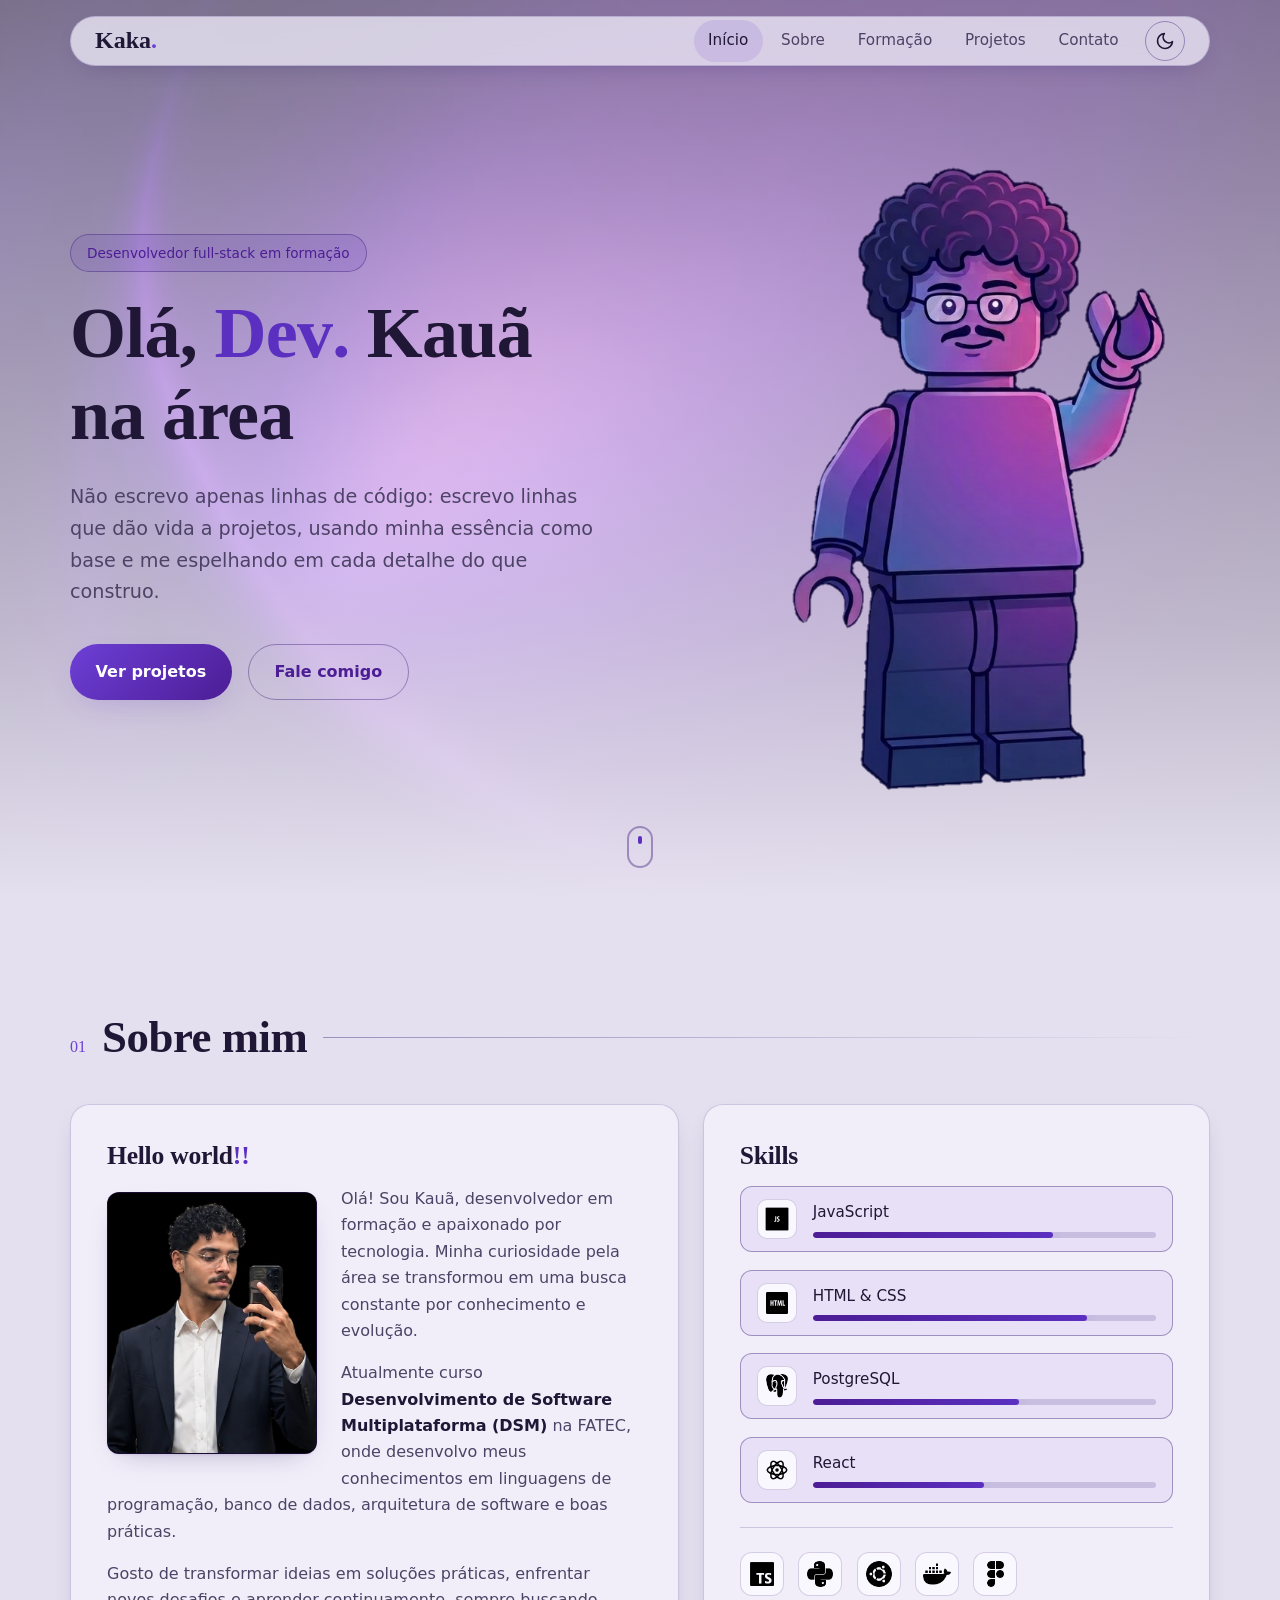
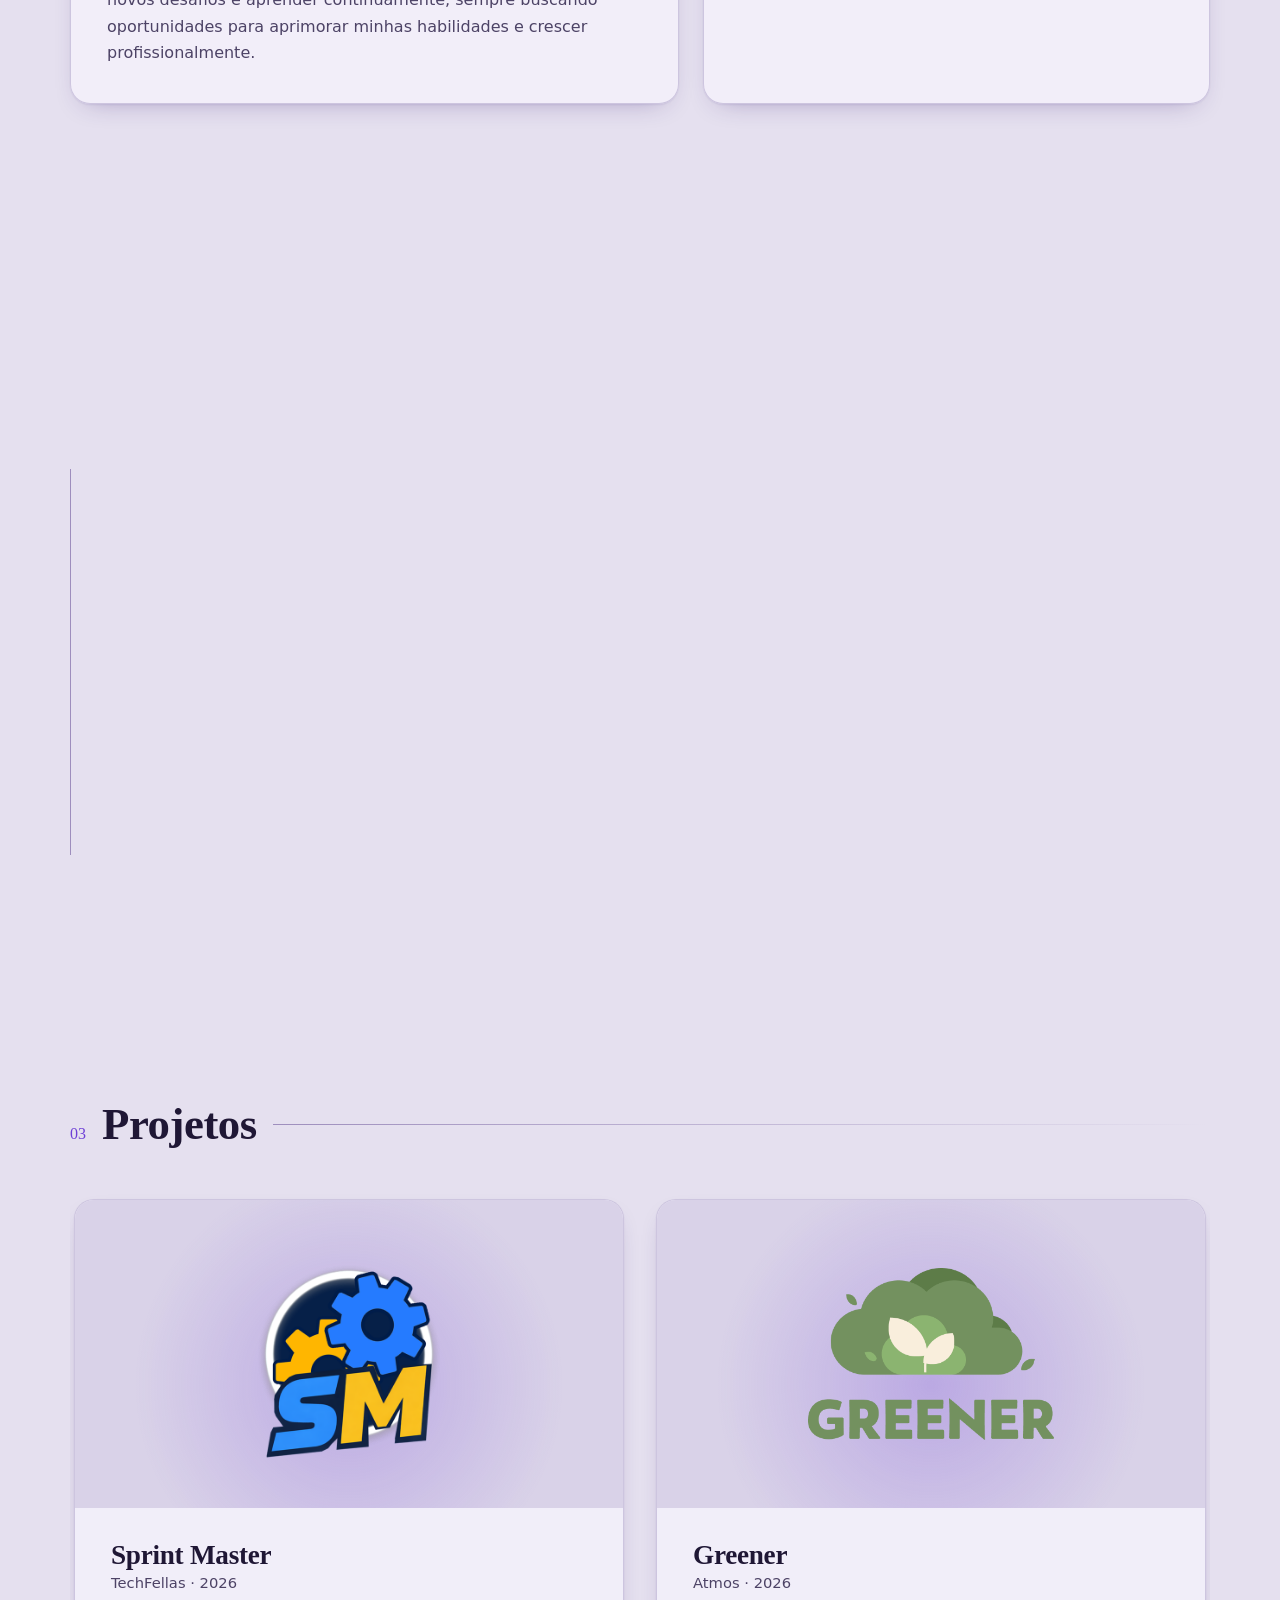
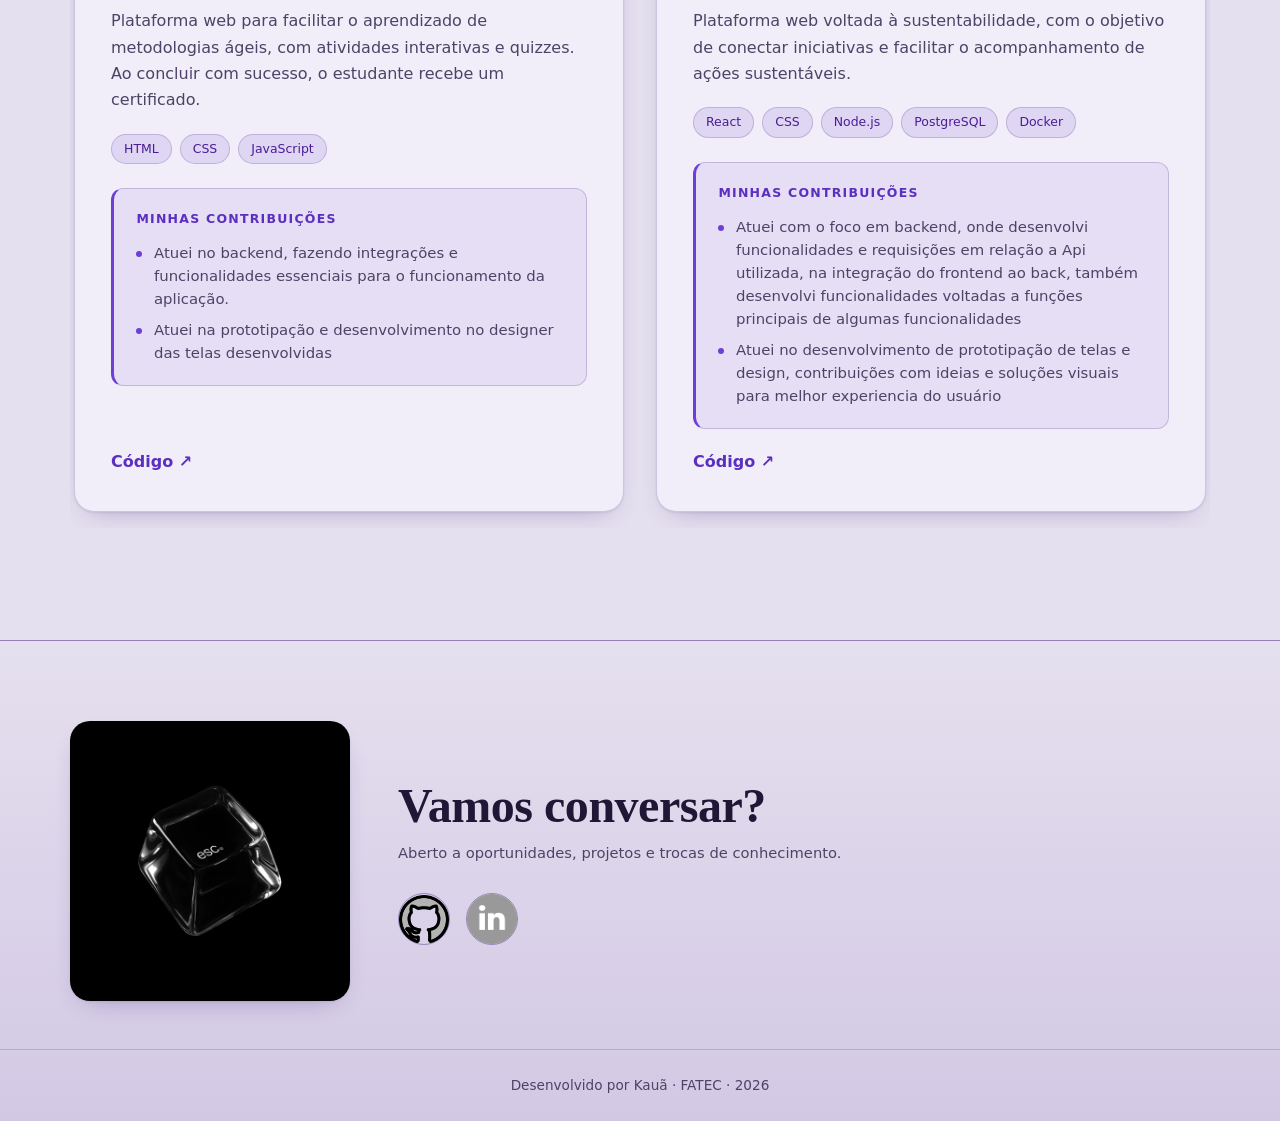
<file: docs/index.html>
<!DOCTYPE html>
<html lang="pt-BR" class="no-js">

<head>
    <meta charset="UTF-8">
    <meta name="viewport" content="width=device-width, initial-scale=1.0">
    <meta name="description" content="Portfólio de Kauã Cristian — desenvolvedor full-stack em formação (DSM - FATEC).">
    <meta name="theme-color" content="#07040c">
    <title>Kauã | Portfólio</title>

    <!-- aplica o tema salvo ANTES de pintar a página (evita o "flash" de tema errado) -->
    <script>
        (function () {
            var theme;
            try { theme = localStorage.getItem('theme'); } catch (e) { }
            if (theme !== 'light' && theme !== 'dark') {
                theme = window.matchMedia('(prefers-color-scheme: light)').matches ? 'light' : 'dark';
            }
            document.documentElement.setAttribute('data-theme', theme);
        })();
    </script>

    <link rel="stylesheet" href="assets/css/main.css">
    <script src="assets/js/main.js" defer></script>
</head>

<body>
    <!-- ================= CABEÇALHO ================= -->
    <header class="header" id="header">
        <a href="#home" class="logo">Kaka<span>.</span></a>

        <nav class="nav" id="nav">
            <a href="#home">Início</a>
            <a href="#sobre">Sobre</a>
            <a href="#formacao">Formação</a>
            <a href="#projetos">Projetos</a>
            <a href="#contato">Contato</a>
        </nav>

        <div class="header-actions">
            <!-- Botão de tema: o JS troca o aria-label conforme o tema atual -->
            <button class="theme-toggle" id="theme-toggle" type="button" aria-label="Mudar para tema claro">
                <svg class="icon-sun" viewBox="0 0 24 24" aria-hidden="true">
                    <circle cx="12" cy="12" r="4" />
                    <path d="M12 2v2M12 20v2M4.93 4.93l1.41 1.41M17.66 17.66l1.41 1.41M2 12h2M20 12h2M4.93 19.07l1.41-1.41M17.66 6.34l1.41-1.41" />
                </svg>
                <svg class="icon-moon" viewBox="0 0 24 24" aria-hidden="true">
                    <path d="M21 12.8A9 9 0 1 1 11.2 3a7 7 0 0 0 9.8 9.8Z" />
                </svg>
            </button>

            <button class="menu-toggle" id="menu-toggle" aria-label="Abrir menu" aria-expanded="false" aria-controls="nav">
                <span></span><span></span><span></span>
            </button>
        </div>
    </header>

    <main>
        <!-- ================= INÍCIO ================= -->
        <section class="hero" id="home">
            <div class="container hero-grid">
                <div class="hero-text">
                    <p class="eyebrow reveal">Desenvolvedor full-stack em formação</p>
                    <h1 class="reveal" style="--delay: 100ms">
                        Olá, <span class="wave"><span style="--i:0">D</span><span style="--i:1">e</span><span
                                style="--i:2">v</span><span style="--i:3">.</span></span>
                        Kauã<br>na área
                    </h1>
                    <p class="lead reveal" style="--delay: 200ms">
                        Não escrevo apenas linhas de código: escrevo linhas que dão vida a projetos,
                        usando minha essência como base e me espelhando em cada detalhe do que construo.
                    </p>
                    <div class="hero-actions reveal" style="--delay: 300ms">
                        <a href="#projetos" class="btn btn-primary">Ver projetos</a>
                        <a href="#contato" class="btn btn-ghost">Fale comigo</a>
                    </div>
                </div>

                <div class="hero-img reveal" style="--delay: 200ms">
                    <img src="assets/img/lego-my.png" alt="Ilustração do Sonic em estilo holográfico roxo"
                        width="400" height="400">
                </div>
            </div>

            <a href="#sobre" class="scroll-hint" aria-label="Rolar para a seção Sobre"><span></span></a>
        </section>

        <!-- ================= SOBRE ================= -->
        <section class="section" id="sobre">
            <div class="container">
                <header class="section-head reveal">
                    <span class="section-tag">01</span>
                    <h2>Sobre mim</h2>
                </header>

                <div class="about-grid">
                    <article class="card reveal">
                        <h3>Hello world<span class="wave"><span style="--i:0">!</span><span
                                    style="--i:1">!</span></span></h3>
                        <div class="about-body">
                            <!-- Para trocar a foto, mude o src (ideal: retrato vertical, ex.: 800x1000) -->
                            <figure class="about-photo">
                                <img src="assets/img/my.jpeg" alt="Foto de Kauã Cristian" width="400" height="500"
                                    loading="lazy">
                            </figure>
                            <p>
                                Olá! Sou Kauã, desenvolvedor em formação e apaixonado por tecnologia. Minha curiosidade
                                pela área se transformou em uma busca constante por conhecimento e evolução.
                            </p>
                            <p>
                                Atualmente curso <strong>Desenvolvimento de Software Multiplataforma (DSM)</strong> na
                                FATEC, onde desenvolvo meus conhecimentos em linguagens de programação, banco de dados,
                                arquitetura de software e boas práticas.
                            </p>
                            <p>
                                Gosto de transformar ideias em soluções práticas, enfrentar novos desafios e aprender
                                continuamente, sempre buscando oportunidades para aprimorar minhas habilidades e crescer
                                profissionalmente.
                            </p>
                            </div>
                    </article>

                    <article class="card reveal" style="--delay: 150ms">
                        <h3>Skills</h3>
                        <!-- Para mudar o nível, altere o valor de --level (0% a 100%) -->
                        <ul class="skills">
                            <li class="skill">
                                <img src="assets/img/js.png" alt="" width="40" height="40">
                                <div class="skill-info">
                                    <span>JavaScript</span>
                                    <div class="skill-bar">
                                        <div class="skill-fill" style="--level: 70%"></div>
                                    </div>
                                </div>
                            </li>
                            <li class="skill">
                                <img src="assets/img/html.png" alt="" width="40" height="40">
                                <div class="skill-info">
                                    <span>HTML &amp; CSS</span>
                                    <div class="skill-bar">
                                        <div class="skill-fill" style="--level: 80%"></div>
                                    </div>
                                </div>
                            </li>
                            <li class="skill">
                                <img src="assets/img/postgres.png" alt="" width="40" height="40">
                                <div class="skill-info">
                                    <span>PostgreSQL</span>
                                    <div class="skill-bar">
                                        <div class="skill-fill" style="--level: 60%"></div>
                                    </div>
                                </div>
                            </li>
                            <li class="skill">
                                <img src="assets/img/react.png" alt="" width="40" height="40">
                                <div class="skill-info">
                                    <span>React</span>
                                    <div class="skill-bar">
                                        <div class="skill-fill" style="--level: 50%"></div>
                                    </div>
                                </div>
                            </li>
                        </ul>
                        <ul class="skill-icons" aria-label="Outras tecnologias">
                            <li><img src="assets/img/icon-Ts.png" alt="Typescript" title="JavaScript" width="40" height="40">
                            </li>
                            <li><img src="assets/img/icon-python.png" alt="Python" title="HTML e CSS" width="40"
                                    height="40"></li>
                            <li><img src="assets/img/icon-ubuntu.png" alt="Ubuntu" title="PostgreSQL" width="40"
                                    height="40"></li>
                            <li><img src="assets/img/icon-docker.png" alt="Docker" title="React" width="40" height="40"></li>
                            <li><img src="assets/img/icon-figma.png" alt="figma" title="GitHub" width="40" height="40">
                            </li>
                        </ul>
                    </article>
                </div>
            </div>
        </section>

        <!-- ================= FORMAÇÃO & CERTIFICADOS ================= -->
        <section class="section" id="formacao">
            <div class="container">
                <header class="section-head reveal">
                    <span class="section-tag">02</span>
                    <h2>Formação &amp; Certificados</h2>
                </header>

                <div class="edu-grid">
                    <!-- ---------- FORMAÇÃO (linha do tempo) ---------- -->
                    <div>
                        <h3 class="sub-title reveal">Formação</h3>
                        <ol class="timeline">
                            <!-- Para adicionar uma formação, copie um <li class="timeline-item"> inteiro -->
                            <li class="timeline-item reveal">
                                <span class="timeline-date">Em andamento</span>
                                <h4>Desenvolvimento de Software Multiplataforma</h4>
                                <p class="muted">FATEC · Tecnólogo</p>
                                <p>Programação, banco de dados, arquitetura de software, metodologias ágeis e boas
                                    práticas.</p>
                            </li>
                            <li class="timeline-item reveal" style="--delay: 100ms">
                                <span class="timeline-date">2026</span>
                                <h4>IT Essentials 7_DSM_2026_1</h4>
                                <p class="muted">CISCO</p>
                                <p>fundamentos de hardware, sistemas operacionais, redes, virtualização e segurança da
                                    informação.</p>
                            </li>
                        </ol>
                    </div>

                    <!-- ---------- CERTIFICADOS ---------- -->
                    <div>
                        <h3 class="sub-title reveal">Certificados</h3>
                        <div class="cert-grid">
                            <a class="cert-card reveal"
                                href="./assets/certificados/IT_Essentials_certificate_dev-kaua-tech-gmail-com_93477c80-088c-4570-9f5a-e9c981d006e8.pdf"
                                target="_blank" rel="noopener">
                                <span class="cert-icon" aria-hidden="true">
                                    <svg viewBox="0 0 24 24">
                                        <path
                                            d="M12 15a6 6 0 1 0 0-12 6 6 0 0 0 0 12Zm-3.5 0.9L7 22l5-2.5L17 22l-1.5-6.1" />
                                    </svg>
                                </span>
                                <div>
                                    <h4>IT Essentials 7_DSM_2026_1</h4>
                                    <p class="muted">CISCO · 2026</p>
                                </div>
                            </a>
        </section>

        <!-- ================= PROJETOS (carrossel) ================= -->
        <section class="section" id="projetos">
            <div class="container">
                <header class="section-head reveal">
                    <span class="section-tag">03</span>
                    <h2>Projetos</h2>
                </header>

                <div class="carousel reveal" data-carousel>
                    <button class="carousel-btn prev" data-prev aria-label="Projeto anterior">
                        <svg viewBox="0 0 24 24">
                            <path d="M15 18l-6-6 6-6" />
                        </svg>
                    </button>

                    <ul class="carousel-track" data-track>
                        <li class="project-card">
                            <div class="project-cover">
                                <img class="img-default"
                                    src="assets/img/sprint-Master.png"
                                    alt="Logo do Sprint Master" loading="lazy">
                                <img class="img-hover" src="assets/img/sm.gif" alt="" aria-hidden="true" loading="lazy">
                            </div>
                            <div class="project-body">
                                <h3>Sprint Master</h3>
                                <p class="muted">TechFellas · 2026</p>
                                <p>
                                    Plataforma web para facilitar o aprendizado de metodologias ágeis, com atividades
                                    interativas e quizzes. Ao concluir com sucesso, o estudante recebe um certificado.
                                </p>
                                <ul class="tags">
                                    <li>HTML</li>
                                    <li>CSS</li>
                                    <li>JavaScript</li>
                                </ul>
                                <div class="project-contrib">
                                    <h4>Minhas contribuições</h4>
                                    <ul>
                                        <li>Atuei no backend, fazendo integrações e funcionalidades essenciais para o
                                            funcionamento da aplicação. </li>
                                        <li>Atuei na prototipação e desenvolvimento no designer das telas desenvolvidas
                                        </li>
                                    </ul>
                                </div>
                                <div class="project-links">
                                    <a href="https://github.com/TechFellasAbp/sprint-master" target="_blank"
                                        rel="noopener">Código ↗</a>
                                </div>
                            </div>
                        </li>

                        <li class="project-card">
                            <div class="project-cover">
                                <img class="img-default"
                                    src="assets/img/Greener.png"
                                    alt="Logo do Sprint Master" loading="lazy">
                                <img class="img-hover" src="assets/img/sm.gif" alt="" aria-hidden="true" loading="lazy">
                            </div>
                            <div class="project-body">
                                <h3>Greener</h3>
                                <p class="muted">Atmos · 2026</p>
                                <p>
                                    Plataforma web voltada à sustentabilidade, com o objetivo de conectar iniciativas e
                                    facilitar o acompanhamento de ações sustentáveis.
                                </p>
                                <ul class="tags">
                                    <li>React</li>
                                    <li>CSS</li>
                                    <li>Node.js</li>
                                    <li>PostgreSQL</li>
                                    <li>Docker</li>
                                </ul>
                                <div class="project-contrib">
                                    <h4>Minhas contribuições</h4>
                                    <ul>
                                        <li>Atuei com o foco em backend, onde desenvolvi funcionalidades e requisições
                                            em relação a Api utilizada, na integração do frontend ao back, também
                                            desenvolvi funcionalidades voltadas a funções principais de algumas
                                            funcionalidades</li>
                                        <li>Atuei no desenvolvimento de prototipação de telas e design, contribuições
                                            com ideias e soluções visuais para melhor experiencia do usuário</li>
                                    </ul>
                                </div>
                                <div class="project-links">
                                    <a href="https://github.com/atmosabp/greener" target="_blank" rel="noopener">Código
                                        ↗</a>
                                </div>
                            </div>
                        </li>
                    </ul>

                    <button class="carousel-btn next" data-next aria-label="Próximo projeto">
                        <svg viewBox="0 0 24 24">
                            <path d="M9 18l6-6-6-6" />
                        </svg>
                    </button>

                    <div class="carousel-dots" data-dots></div>
                </div>
            </div>
        </section>
    </main>

    <!-- ================= RODAPÉ / CONTATO ================= -->
    <footer class="footer" id="contato">
        <div class="container footer-grid">
            <img src="assets/img/esc.jpg" alt="Tecla ESC de vidro" class="footer-img reveal" loading="lazy">

            <div class="footer-content reveal" style="--delay: 100ms">
                <h2>Vamos conversar?</h2>
                <p class="muted">Aberto a oportunidades, projetos e trocas de conhecimento.</p>

                <div class="socials">
                    <a href="https://github.com/KauaCristian-Dev" target="_blank" rel="noopener" aria-label="GitHub">
                        <img src="./assets/img/github.png" alt="">
                    </a>
                    <!-- Troque o href pelo link do seu LinkedIn -->
                    <a href="https://www.linkedin.com/in/kau%C3%A3-cristian-de-paula/" target="_blank" rel="noopener" aria-label="LinkedIn">
                        <img src="./assets/img/icon-link.png" alt="">
                    </a>
                </div>
            </div>
        </div>

        <p class="copyright">Desenvolvido por Kauã · FATEC · <span id="year">2026</span></p>
    </footer>
</body>

</html>
</file>
<file: docs/assets/css/main.css>
/* =========================================================
   VARIÁVEIS (cores, fontes e medidas usadas no site todo)
   ========================================================= */
:root {
    color-scheme: dark;
    --bg: #07040c;
    --bg-soft: #0f0a18;
    --surface: rgba(28, 16, 44, 0.6);
    --surface-solid: #150d22;
    --border: rgba(167, 112, 255, 0.18);
    --border-strong: rgba(167, 112, 255, 0.45);

    --purple: #9b5cff;
    --purple-light: #c49bff;
    --purple-dark: #5b21b6;
    --glow: rgba(155, 92, 255, 0.45);

    --text: #f2ecff;
    --text-muted: #a99cc2;

    /* cores que mudam entre os temas */
    --bg-glow-1: rgba(124, 58, 237, 0.22);
    --bg-glow-2: rgba(91, 33, 182, 0.18);
    --bg-glow-3: rgba(155, 92, 255, 0.12);
    --header-bg: rgba(20, 10, 34, 0.55);
    --header-bg-scrolled: rgba(12, 6, 22, 0.85);
    --nav-bg: rgba(12, 6, 22, 0.96);
    --btn-bg: rgba(20, 10, 34, 0.9);
    --skill-bg: rgba(7, 4, 12, 0.4);
    --track-bg: rgba(255, 255, 255, 0.08);
    --link-hover: #fff;
    --footer-end: #000;
    --hero-overlay: linear-gradient(180deg, rgba(7, 4, 12, 0.2) 0%, rgba(7, 4, 12, 0.6) 70%, var(--bg) 100%);

    --font-title: Georgia, "Times New Roman", Times, serif; /* fonte nativa */
    --font-body: system-ui, -apple-system, "Segoe UI", Roboto, "Helvetica Neue", Arial, sans-serif; /* fonte nativa */

    --radius: 20px;
    --radius-sm: 12px;
    --container: 1140px;
    --header-h: 50px;
}

/* =========================================================
   TEMA CLARO
   O tema é definido pelo atributo data-theme no <html>.
   Aqui só trocamos os valores das variáveis.
   ========================================================= */
/* Paleta confortável: fundo lavanda acinzentado (sem branco puro), cards um tom mais
   claros que o fundo e elementos internos um tom mais escuros, para dar profundidade. */
:root[data-theme="light"] {
    color-scheme: light;
    --bg: #e5e0ef;
    --bg-soft: #d9d2e8;
    --surface: rgba(243, 240, 250, 0.9);
    --surface-solid: #f1eef9;
    --border: rgba(60, 30, 120, 0.2);
    --border-strong: rgba(60, 30, 120, 0.42);

    --purple: #6d3fd6;
    --purple-light: #5b2fc0;
    --purple-dark: #4c1d95;
    --glow: rgba(91, 47, 192, 0.22);

    --text: #1f1735;
    --text-muted: #4d4366;

    --bg-glow-1: rgba(139, 105, 220, 0.2);
    --bg-glow-2: rgba(120, 85, 200, 0.14);
    --bg-glow-3: rgba(109, 63, 214, 0.1);
    --header-bg: rgba(236, 232, 246, 0.78);
    --header-bg-scrolled: rgba(236, 232, 246, 0.94);
    --nav-bg: rgba(238, 234, 247, 0.98);
    --btn-bg: rgba(241, 238, 249, 0.95);
    --skill-bg: rgba(91, 47, 192, 0.07);
    --track-bg: rgba(60, 30, 120, 0.18);
    --link-hover: #3b1584;
    --footer-end: #d2c8e4;
    --hero-overlay: linear-gradient(180deg, rgba(229, 224, 239, 0.5) 0%, rgba(229, 224, 239, 0.82) 70%, var(--bg) 100%);

    --accent-soft: rgba(91, 47, 192, 0.12);
    --shadow-card: 0 10px 28px -16px rgba(50, 25, 110, 0.45), 0 1px 2px rgba(50, 25, 110, 0.08);
}

/* detalhes só do tema claro: sombras suaves e elementos internos mais marcados */
:root[data-theme="light"] .card,
:root[data-theme="light"] .timeline-item,
:root[data-theme="light"] .cert-card,
:root[data-theme="light"] .project-card {
    box-shadow: var(--shadow-card);
}

:root[data-theme="light"] .header {
    box-shadow: 0 8px 24px -14px rgba(50, 25, 110, 0.4);
}

:root[data-theme="light"] .nav a:hover,
:root[data-theme="light"] .nav a.active,
:root[data-theme="light"] .theme-toggle:hover,
:root[data-theme="light"] .btn-ghost:hover {
    background: var(--accent-soft);
}

:root[data-theme="light"] .eyebrow {
    background: var(--accent-soft);
    color: var(--purple-dark);
}

:root[data-theme="light"] .tags li {
    background: var(--accent-soft);
    color: var(--purple-dark);
    border: 1px solid var(--border);
}

:root[data-theme="light"] .cert-icon {
    background: rgba(91, 47, 192, 0.16);
}

:root[data-theme="light"] .project-contrib {
    background: rgba(91, 47, 192, 0.08);
}

:root[data-theme="light"] .project-cover {
    background:
        radial-gradient(circle at 50% 60%, rgba(109, 63, 214, 0.28), transparent 65%),
        var(--bg-soft);
}

:root[data-theme="light"] .skill img,
:root[data-theme="light"] .skill-icons img {
    background: #faf8ff;
    border: 1px solid var(--border);
}

:root[data-theme="light"] .skill {
    border-color: var(--border-strong);
}

:root[data-theme="light"] .btn-ghost {
    border-color: var(--border-strong);
    color: var(--purple-dark);
}

:root[data-theme="light"] .timeline-item::before {
    box-shadow: 0 0 0 4px var(--bg), 0 0 10px var(--glow);
}

:root[data-theme="light"] .footer {
    border-top-color: var(--border-strong);
}

:root[data-theme="light"] .about-photo,
:root[data-theme="light"] .footer-img {
    box-shadow: var(--shadow-card);
}

/* transição suave só no momento da troca de tema (classe colocada pelo JS) */
.theme-anim,
.theme-anim *,
.theme-anim *::before,
.theme-anim *::after {
    transition:
        background-color 0.4s ease,
        color 0.4s ease,
        border-color 0.4s ease,
        box-shadow 0.4s ease !important;
}

/* =========================================================
   RESET E BASE
   ========================================================= */
*,
*::before,
*::after {
    box-sizing: border-box;
    margin: 0;
    padding: 0;
}

html {
    scroll-behavior: smooth;
    scroll-padding-top: calc(var(--header-h) + 24px);
}

body {
    font-family: var(--font-body);
    font-size: 1rem;
    line-height: 1.65;
    color: var(--text);
    background-color: var(--bg);
    /* brilhos roxos de fundo */
    background-image:
        radial-gradient(60rem 40rem at 85% -10%, var(--bg-glow-1), transparent 60%),
        radial-gradient(50rem 40rem at -10% 40%, var(--bg-glow-2), transparent 60%),
        radial-gradient(50rem 40rem at 110% 90%, var(--bg-glow-3), transparent 60%);
    background-attachment: fixed;
    overflow-x: hidden;
}

img,
svg {
    display: block;
    max-width: 100%;
}

a {
    color: inherit;
    text-decoration: none;
}

ul,
ol {
    list-style: none;
}

button {
    font: inherit;
    color: inherit;
    background: none;
    border: none;
    cursor: pointer;
}

h1,
h2,
h3 {
    font-family: var(--font-title);
    line-height: 1.15;
    letter-spacing: -0.01em;
}

::selection {
    background: var(--purple);
    color: #fff;
}

:focus-visible {
    outline: 2px solid var(--purple-light);
    outline-offset: 3px;
    border-radius: 6px;
}

/* =========================================================
   UTILITÁRIOS
   ========================================================= */
.container {
    width: min(100% - 2rem, var(--container));
    margin-inline: auto;
}

.muted {
    color: var(--text-muted);
    font-size: 0.92rem;
}

.card {
    background: var(--surface);
    border: 1px solid var(--border);
    border-radius: var(--radius);
    padding: clamp(1.5rem, 3vw, 2.25rem);
    backdrop-filter: blur(14px);
    -webkit-backdrop-filter: blur(14px);
}

/* letras que sobem e descem */
.wave span {
    display: inline-block;
    color: var(--purple-light);
    animation: wave 1.5s ease-in-out infinite alternate;
    animation-delay: calc(var(--i) * 0.3s);
}

@keyframes wave {
    to {
        transform: translateY(-6px);
    }
}

/* =========================================================
   ANIMAÇÃO DE ENTRADA AO ROLAR (leve subida)
   O JS adiciona a classe .is-visible quando o elemento aparece.
   ========================================================= */
.reveal {
    opacity: 0;
    transform: translateY(40px);
    transition:
        opacity 0.8s ease,
        transform 0.8s cubic-bezier(0.22, 1, 0.36, 1);
    transition-delay: var(--delay, 0ms);
}

.reveal.is-visible {
    opacity: 1;
    transform: none;
}

/* sem JS, mostra tudo normalmente */
.no-js .reveal {
    opacity: 1;
    transform: none;
}

/* =========================================================
   BOTÕES
   ========================================================= */
.btn {
    display: inline-flex;
    align-items: center;
    justify-content: center;
    gap: 0.5rem;
    padding: 0.85rem 1.6rem;
    border-radius: 999px;
    font-weight: 600;
    transition: transform 0.25s, box-shadow 0.25s, background-color 0.25s, border-color 0.25s;
}

.btn:hover {
    transform: translateY(-3px);
}

.btn-primary {
    color: #fff;
    background: linear-gradient(135deg, var(--purple), var(--purple-dark));
    box-shadow: 0 10px 30px -10px var(--glow);
}

.btn-primary:hover {
    box-shadow: 0 14px 40px -8px var(--glow);
}

.btn-ghost {
    border: 1px solid var(--border-strong);
}

.btn-ghost:hover {
    background: rgba(155, 92, 255, 0.12);
    border-color: var(--purple-light);
}

/* =========================================================
   CABEÇALHO
   ========================================================= */
.header {
    position: fixed;
    top: 16px;
    left: 50%;
    z-index: 100;
    transform: translateX(-50%);
    width: min(100% - 2rem, var(--container));
    height: var(--header-h);
    padding: 0 1.5rem;
    display: flex;
    align-items: center;
    justify-content: space-between;
    background: var(--header-bg);
    border: 1px solid var(--border);
    border-radius: 999px;
    backdrop-filter: blur(16px);
    -webkit-backdrop-filter: blur(16px);
    transition: width 0.4s ease, background-color 0.4s ease, top 0.4s ease;
}

.header.scrolled {
    top: 10px;
    width: min(100% - 2rem, 820px);
    background: var(--header-bg-scrolled);
}

.logo {
    font-family: var(--font-title);
    font-size: 1.5rem;
    font-weight: 800;
}

.logo span {
    color: var(--purple);
}

.nav {
    display: flex;
    gap: 0.25rem;
    margin-left: auto;
}

/* grupo à direita do header: botão de tema + hambúrguer */
.header-actions {
    display: flex;
    align-items: center;
    gap: 0.5rem;
    margin-left: 0.75rem;
}

/* botão de trocar tema */
.theme-toggle {
    position: relative;
    display: grid;
    place-items: center;
    width: 40px;
    height: 40px;
    border: 1px solid var(--border-strong);
    border-radius: 50%;
    color: var(--text);
    transition: background-color 0.25s, border-color 0.25s, transform 0.25s;
}

.theme-toggle:hover {
    background: rgba(155, 92, 255, 0.15);
    border-color: var(--purple-light);
    transform: rotate(12deg);
}

.theme-toggle svg {
    grid-area: 1 / 1;
    width: 20px;
    height: 20px;
    fill: none;
    stroke: currentColor;
    stroke-width: 2;
    stroke-linecap: round;
    stroke-linejoin: round;
    transition: opacity 0.3s, transform 0.5s cubic-bezier(0.22, 1, 0.36, 1);
}

/* tema escuro: mostra o sol (clicar leva ao claro) */
.theme-toggle .icon-moon {
    opacity: 0;
    transform: rotate(-90deg) scale(0.5);
}

/* tema claro: mostra a lua (clicar leva ao escuro) */
:root[data-theme="light"] .theme-toggle .icon-sun {
    opacity: 0;
    transform: rotate(90deg) scale(0.5);
}

:root[data-theme="light"] .theme-toggle .icon-moon {
    opacity: 1;
    transform: none;
}

.nav a {
    padding: 0.5rem 0.9rem;
    border-radius: 999px;
    font-size: 0.95rem;
    font-weight: 500;
    color: var(--text-muted);
    transition: color 0.25s, background-color 0.25s;
}

.nav a:hover,
.nav a.active {
    color: var(--text);
    background: rgba(155, 92, 255, 0.15);
}

/* botão hambúrguer (só no celular) */
.menu-toggle {
    display: none;
    width: 40px;
    height: 40px;
    flex-direction: column;
    justify-content: center;
    align-items: center;
    gap: 5px;
}

.menu-toggle span {
    width: 22px;
    height: 2px;
    background: var(--text);
    border-radius: 2px;
    transition: transform 0.3s, opacity 0.3s;
}

.menu-toggle[aria-expanded="true"] span:nth-child(1) {
    transform: translateY(7px) rotate(45deg);
}

.menu-toggle[aria-expanded="true"] span:nth-child(2) {
    opacity: 0;
}

.menu-toggle[aria-expanded="true"] span:nth-child(3) {
    transform: translateY(-7px) rotate(-45deg);
}

/* =========================================================
   INÍCIO (HERO)
   ========================================================= */
.hero {
    position: relative;
    min-height: 100vh;
    min-height: 100svh;
    display: flex;
    align-items: center;
    padding: calc(var(--header-h) + 3rem) 0 4rem;
    background:
        var(--hero-overlay),
        url("../img/project-bg.jpeg") center / cover no-repeat;
}

.hero-grid {
    display: grid;
    grid-template-columns: 1.1fr 0.9fr;
    align-items: center;
    gap: 3rem;
}

.eyebrow {
    display: inline-block;
    margin-bottom: 1.25rem;
    padding: 0.4rem 1rem;
    border: 1px solid var(--border-strong);
    border-radius: 999px;
    font-size: 0.85rem;
    color: var(--purple-light);
    background: rgba(155, 92, 255, 0.08);
}

.hero h1 {
    font-size: clamp(2.6rem, 6vw, 4.5rem);
    font-weight: 800;
}

.lead {
    max-width: 34rem;
    margin-top: 1.5rem;
    font-size: clamp(1.05rem, 1.6vw, 1.2rem);
    color: var(--text-muted);
}

.hero-actions {
    display: flex;
    flex-wrap: wrap;
    gap: 1rem;
    margin-top: 2.25rem;
}

.hero-img {
    position: relative;
    display: flex;
    justify-content: center;
}

.hero-img::before {
    content: "";
    position: absolute;
    inset: 10%;
    background: radial-gradient(circle, var(--glow), transparent 70%);
    filter: blur(40px);
    z-index: -1;
}

.hero-img img {
    width: min(100%, 420px);
    height: auto;
    animation: float 5s ease-in-out infinite;
}

@keyframes float {
    50% {
        transform: translateY(-16px);
    }
}

.scroll-hint {
    position: absolute;
    bottom: 2rem;
    left: 50%;
    transform: translateX(-50%);
    width: 26px;
    height: 42px;
    border: 2px solid var(--border-strong);
    border-radius: 999px;
}

.scroll-hint span {
    position: absolute;
    top: 8px;
    left: 50%;
    width: 4px;
    height: 8px;
    margin-left: -2px;
    border-radius: 2px;
    background: var(--purple-light);
    animation: scroll-dot 1.8s ease-in-out infinite;
}

@keyframes scroll-dot {
    0% {
        opacity: 0;
        transform: translateY(0);
    }
    40% {
        opacity: 1;
    }
    100% {
        opacity: 0;
        transform: translateY(14px);
    }
}

/* =========================================================
   SEÇÕES (padrão)
   ========================================================= */
.section {
    padding: clamp(4rem, 10vw, 7rem) 0;
}

.section-head {
    display: flex;
    align-items: baseline;
    gap: 1rem;
    margin-bottom: 2.5rem;
}

.section-head h2 {
    font-size: clamp(2rem, 4vw, 2.8rem);
}

.section-tag {
    font-family: var(--font-title);
    font-size: 1rem;
    color: var(--purple);
}

.section-head::after {
    content: "";
    flex: 1;
    height: 1px;
    align-self: center;
    background: linear-gradient(90deg, var(--border-strong), transparent);
}

.sub-title {
    font-size: 1.4rem;
    margin-bottom: 1.5rem;
}

/* =========================================================
   SOBRE
   ========================================================= */
.about-grid {
    display: grid;
    grid-template-columns: 1.2fr 1fr;
    gap: 1.5rem;
}
.about-body {
    display: flow-root;
}

/* moldura da foto: fundo preto, troque só o src da imagem */
.about-photo {
    float: left;
    width: 210px;
    aspect-ratio: 4 / 5;
    margin: 0.35rem 1.5rem 0.75rem 0;
    overflow: hidden;
    border-radius: var(--radius-sm);
    border: 1px solid var(--border-strong);
    background: #000;
    box-shadow: 0 20px 40px -22px var(--glow);
}

.about-photo img {
    display: block;
    width: 100%;
    height: 100%;
    object-fit: cover;
    object-position: center top;
}

.about-grid h3 {
    font-size: 1.6rem;
    margin-bottom: 1rem;
}

.about-grid p + p {
    margin-top: 1rem;
}

.about-grid p {
    color: var(--text-muted);
}

.about-grid strong {
    color: var(--text);
    font-weight: 600;
}

.skills {
    display: grid;
    gap: 1.1rem;
}

.skill {
    display: flex;
    align-items: center;
    gap: 1rem;
    padding: 0.75rem 1rem;
    border: 1px solid var(--border);
    border-radius: var(--radius-sm);
    background: var(--skill-bg);
    transition: border-color 0.3s, transform 0.3s;
}

.skill:hover {
    border-color: var(--border-strong);
    transform: translateX(4px);
}

.skill img {
    width: 40px;
    height: 40px;
    object-fit: contain;
    flex-shrink: 0;
    padding: 6px;
    border-radius: 10px;
    background: #ece4ff;
}

.skill-info {
    flex: 1;
}

.skill-info span {
    display: block;
    font-weight: 500;
    font-size: 0.95rem;
    margin-bottom: 0.4rem;
}

.skill-bar {
    height: 6px;
    border-radius: 999px;
    background: var(--track-bg);
    overflow: hidden;
}

/* a barra enche quando o card aparece na tela */
.skill-fill {
    height: 100%;
    width: 0;
    border-radius: inherit;
    background: linear-gradient(90deg, var(--purple-dark), var(--purple-light));
    box-shadow: 0 0 12px var(--glow);
    transition: width 1.4s cubic-bezier(0.22, 1, 0.36, 1) 0.4s;
}

.is-visible .skill-fill,
.no-js .skill-fill {
    width: var(--level);
}

/* linha de ícones (outras tecnologias) */
.skill-icons {
    display: flex;
    flex-wrap: wrap;
    gap: 0.9rem;
    margin-top: 1.5rem;
    padding-top: 1.5rem;
    border-top: 1px solid var(--border);
}

.skill-icons li {
    display: grid;
    place-items: center;
}

.skill-icons img {
    width: 44px;
    height: 44px;
    object-fit: contain;
    padding: 7px;
    border-radius: 12px;
    background: #ece4ff;
    transition:
        transform 0.4s cubic-bezier(0.22, 1, 0.36, 1),
        box-shadow 0.4s ease;
}

.skill-icons img:hover {
    transform: translateY(-4px);
    box-shadow: 0 10px 20px -8px var(--glow);
}
/* =========================================================
   FORMAÇÃO & CERTIFICADOS
   ========================================================= */
.edu-grid {
    display: grid;
    grid-template-columns: 1fr 1fr;
    gap: 3rem;
}

.timeline {
    position: relative;
    padding-left: 1.75rem;
    border-left: 1px solid var(--border-strong);
}

.timeline-item {
    position: relative;
    padding: 1.25rem 1.5rem;
    margin-bottom: 1.25rem;
    background: var(--surface);
    border: 1px solid var(--border);
    border-radius: var(--radius-sm);
}

.timeline-item::before {
    content: "";
    position: absolute;
    left: calc(-1.75rem - 7px);
    top: 1.6rem;
    width: 13px;
    height: 13px;
    border-radius: 50%;
    background: var(--purple);
    box-shadow: 0 0 0 4px var(--bg), 0 0 14px var(--glow);
}

.timeline-date {
    display: inline-block;
    font-size: 0.78rem;
    font-weight: 600;
    text-transform: uppercase;
    letter-spacing: 0.06em;
    color: var(--purple-light);
    margin-bottom: 0.4rem;
}

.timeline-item h4,
.cert-card h4 {
    font-size: 1.05rem;
    font-weight: 600;
}

.timeline-item p:last-child {
    margin-top: 0.5rem;
    color: var(--text-muted);
    font-size: 0.95rem;
}

.cert-grid {
    display: grid;
    gap: 1rem;
}

.cert-card {
    display: flex;
    align-items: center;
    gap: 1rem;
    padding: 1.1rem 1.25rem;
    background: var(--surface);
    border: 1px solid var(--border);
    border-radius: var(--radius-sm);
    transition: border-color 0.3s, transform 0.3s, box-shadow 0.3s;
}

.cert-card:hover {
    border-color: var(--border-strong);
    transform: translateY(-4px);
    box-shadow: 0 12px 30px -15px var(--glow);
}

.cert-icon {
    display: grid;
    place-items: center;
    width: 48px;
    height: 48px;
    flex-shrink: 0;
    border-radius: 12px;
    background: rgba(155, 92, 255, 0.14);
}

.cert-icon svg {
    width: 24px;
    height: 24px;
    fill: none;
    stroke: var(--purple-light);
    stroke-width: 1.8;
    stroke-linejoin: round;
}

/* =========================================================
   PROJETOS — CARROSSEL
   ========================================================= */
.carousel {
    position: relative;
    --per-view: 2;
    --gap: 2rem;
}

.carousel-track {
    display: flex;
    gap: var(--gap);
    overflow-x: auto;
    scroll-snap-type: x mandatory;
    scroll-behavior: smooth;
    scrollbar-width: none;
    padding: 0.5rem 0.25rem 1rem;
}

.carousel-track::-webkit-scrollbar {
    display: none;
}

.project-card {
    flex: 0 0 calc((100% - var(--gap) * (var(--per-view) - 1)) / var(--per-view));
    scroll-snap-align: start;
    display: flex;
    flex-direction: column;
    background: var(--surface-solid);
    border: 1px solid var(--border);
    border-radius: var(--radius);
    overflow: hidden;
    transition:
        transform 0.7s cubic-bezier(0.22, 1, 0.36, 1),
        border-color 0.7s ease,
        box-shadow 0.7s ease;
}

.project-card:hover {
    transform: translateY(-8px);
    border-color: var(--border-strong);
    box-shadow: 0 28px 50px -22px var(--glow);
}

.project-cover {
    position: relative;
    display: grid;
    place-items: center;
    aspect-ratio: 16 / 9;
    overflow: hidden;
    background:
        radial-gradient(circle at 50% 60%, rgba(155, 92, 255, 0.35), transparent 65%),
        var(--bg-soft);
}

.project-cover img {
    width: 45%;
    height: 70%;
    object-fit: contain;
    transition:
        opacity 0.8s ease,
        transform 0.9s cubic-bezier(0.22, 1, 0.36, 1);
}

/* imagem de hover: mesma caixa, escondida e levemente ampliada */
.project-cover .img-hover {
    position: absolute;
    inset: 0;
    width: 100%;
    height: 100%;
    opacity: 0;
    transform: scale(1.06);
}

/* no hover: a padrão some devagar e a outra aparece (cross-fade) */
.project-card:hover .img-default {
    opacity: 0;
    transform: scale(0.94);
}

.project-card:hover .img-hover {
    opacity: 1;
    transform: scale(1);
}

/* card sem imagem de hover: só um zoom suave na própria imagem */
.project-card:hover .project-cover img:only-child {
    opacity: 1;
    transform: scale(1.06);
}

.project-body {
    display: flex;
    flex-direction: column;
    flex: 1;
    padding: 2rem 2.25rem 2.25rem;
}

.project-body h3 {
    font-size: 1.7rem;
}

.project-body > p:not(.muted) {
    margin-top: 0.8rem;
    color: var(--text-muted);
    font-size: 1rem;
    line-height: 1.65;
}

.tags {
    display: flex;
    flex-wrap: wrap;
    gap: 0.5rem;
    margin-top: 1.25rem;
}

.tags li {
    padding: 0.25rem 0.75rem;
    border-radius: 999px;
    font-size: 0.78rem;
    font-weight: 500;
    color: var(--purple-light);
    background: rgba(155, 92, 255, 0.12);
}

/* área de contribuições */
.project-contrib {
    margin-top: 1.5rem;
    padding: 1.25rem 1.4rem;
    border-radius: var(--radius-sm);
    border: 1px solid var(--border);
    border-left: 3px solid var(--purple);
    background: rgba(155, 92, 255, 0.06);
}

.project-contrib h4 {
    margin-bottom: 0.75rem;
    font-family: var(--font-body);
    font-size: 0.78rem;
    font-weight: 600;
    letter-spacing: 0.1em;
    text-transform: uppercase;
    color: var(--purple-light);
}

.project-contrib ul {
    display: grid;
    gap: 0.5rem;
}

.project-contrib li {
    position: relative;
    padding-left: 1.1rem;
    font-size: 0.93rem;
    line-height: 1.55;
    color: var(--text-muted);
}

.project-contrib li::before {
    content: "";
    position: absolute;
    left: 0;
    top: 0.6em;
    width: 6px;
    height: 6px;
    border-radius: 50%;
    background: var(--purple);
}

.project-links {
    margin-top: auto;
    padding-top: 1.25rem;
}

.project-links a {
    font-weight: 600;
    color: var(--purple-light);
    transition: color 0.25s;
}

.project-links a:hover {
    color: var(--link-hover);
}

.project-card--soon {
    border-style: dashed;
}

.soon-icon {
    font-family: var(--font-title);
    font-size: 4rem;
    color: var(--purple-light);
    opacity: 0.6;
}

/* setas */
.carousel-btn {
    position: absolute;
    top: 40%;
    z-index: 2;
    display: grid;
    place-items: center;
    width: 48px;
    height: 48px;
    border-radius: 50%;
    background: var(--btn-bg);
    border: 1px solid var(--border-strong);
    transition: background-color 0.25s, color 0.25s, opacity 0.25s, transform 0.25s;
}

.carousel-btn svg {
    width: 22px;
    height: 22px;
    fill: none;
    stroke: currentColor;
    stroke-width: 2.2;
    stroke-linecap: round;
    stroke-linejoin: round;
}

.carousel-btn:hover:not(:disabled) {
    color: #fff;
    background: var(--purple);
    transform: scale(1.08);
}

.carousel-btn:disabled {
    opacity: 0.3;
    cursor: default;
}

.carousel-btn.prev {
    left: -24px;
}

.carousel-btn.next {
    right: -24px;
}

/* quando todos os projetos cabem na tela, as setas somem */
.carousel.is-static .carousel-btn,
.carousel.is-static .carousel-dots {
    display: none;
}

/* bolinhas */
.carousel-dots {
    display: flex;
    justify-content: center;
    gap: 0.6rem;
    margin-top: 1.5rem;
}

.carousel-dots button {
    width: 10px;
    height: 10px;
    border-radius: 999px;
    background: var(--border-strong);
    transition: width 0.3s, background-color 0.3s;
}

.carousel-dots button.active {
    width: 28px;
    background: var(--purple);
}

/* =========================================================
   RODAPÉ / CONTATO
   ========================================================= */
.footer {
    padding-top: clamp(3rem, 8vw, 5rem);
    border-top: 1px solid var(--border);
    background: linear-gradient(180deg, var(--bg) 0%, var(--footer-end) 100%);
}

.footer-grid {
    display: grid;
    grid-template-columns: 280px 1fr;
    align-items: center;
    gap: 3rem;
}

.footer-img {
    width: 100%;
    border-radius: var(--radius);
    transition: transform 0.5s;
}

.footer-img:hover {
    transform: translateY(-6px) rotate(-3deg);
}

.footer-content h2 {
    font-size: clamp(2rem, 4vw, 3rem);
    margin-bottom: 0.5rem;
}

.socials {
    display: flex;
    gap: 1rem;
    margin-top: 1.75rem;
}

.socials a {
    display: grid;
    place-items: center;
    width: 52px;
    height: 52px;
    border-radius: 50%;
    border: 1px solid var(--border-strong);
    transition: background-color 0.3s, transform 0.3s, box-shadow 0.3s;
}

.socials a:hover {
    color: #fff;
    background: var(--purple);
    transform: translateY(-4px);
    box-shadow: 0 10px 25px -8px var(--glow);
}

.socials svg {
    width: 22px;
    height: 22px;
    fill: currentColor;
}

.copyright {
    margin-top: 3rem;
    padding: 1.5rem 1rem;
    text-align: center;
    font-size: 0.85rem;
    color: var(--text-muted);
    border-top: 1px solid var(--border);
}

/* =========================================================
   RESPONSIVO
   ========================================================= */
@media (max-width: 1000px) {
    .carousel {
        --per-view: 2;
    }

    .carousel-btn.prev {
        left: -8px;
    }

    .carousel-btn.next {
        right: -8px;
    }
}

@media (max-width: 860px) {
    .carousel {
        --per-view: 1;
    }

    .hero-grid,
    .about-grid,
    .edu-grid,
    .footer-grid {
        grid-template-columns: 1fr;
    }

    .hero-grid {
        text-align: center;
    }

    .hero-text {
        order: 2;
    }

    .lead {
        margin-inline: auto;
    }

    .hero-actions {
        justify-content: center;
    }

    .hero-img img {
        width: min(70%, 300px);
    }

    .footer-grid {
        text-align: center;
    }

    .footer-img {
        max-width: 200px;
        margin-inline: auto;
    }

    .socials {
        justify-content: center;
    }

    /* menu do celular */
    .menu-toggle {
        display: flex;
    }

    .header-actions {
        margin-left: auto;
    }

    .nav {
        position: absolute;
        top: calc(100% + 10px);
        left: 0;
        right: 0;
        flex-direction: column;
        padding: 0.75rem;
        background: var(--nav-bg);
        border: 1px solid var(--border);
        border-radius: var(--radius);
        opacity: 0;
        visibility: hidden;
        transform: translateY(-10px);
        transition: opacity 0.3s, transform 0.3s, visibility 0.3s;
    }

    .nav.open {
        opacity: 1;
        visibility: visible;
        transform: none;
    }

    .nav a {
        padding: 0.85rem 1rem;
        border-radius: var(--radius-sm);
    }

    .header.scrolled {
        width: min(100% - 2rem, var(--container));
    }
}

@media (max-width: 600px) {
    :root {
        --header-h: 62px;
    }

    .carousel {
        --per-view: 1;
    }

    .carousel-btn {
        display: none;
    }

    /* mostra uma pontinha do próximo card para indicar que dá pra arrastar */
    .project-card {
        flex-basis: 88%;
    }
}

/* respeita quem prefere menos animação */
@media (prefers-reduced-motion: reduce) {
    *,
    *::before,
    *::after {
        animation: none !important;
        transition: none !important;
        scroll-behavior: auto !important;
    }

    .reveal {
        opacity: 1;
        transform: none;
    }
}
</file>
